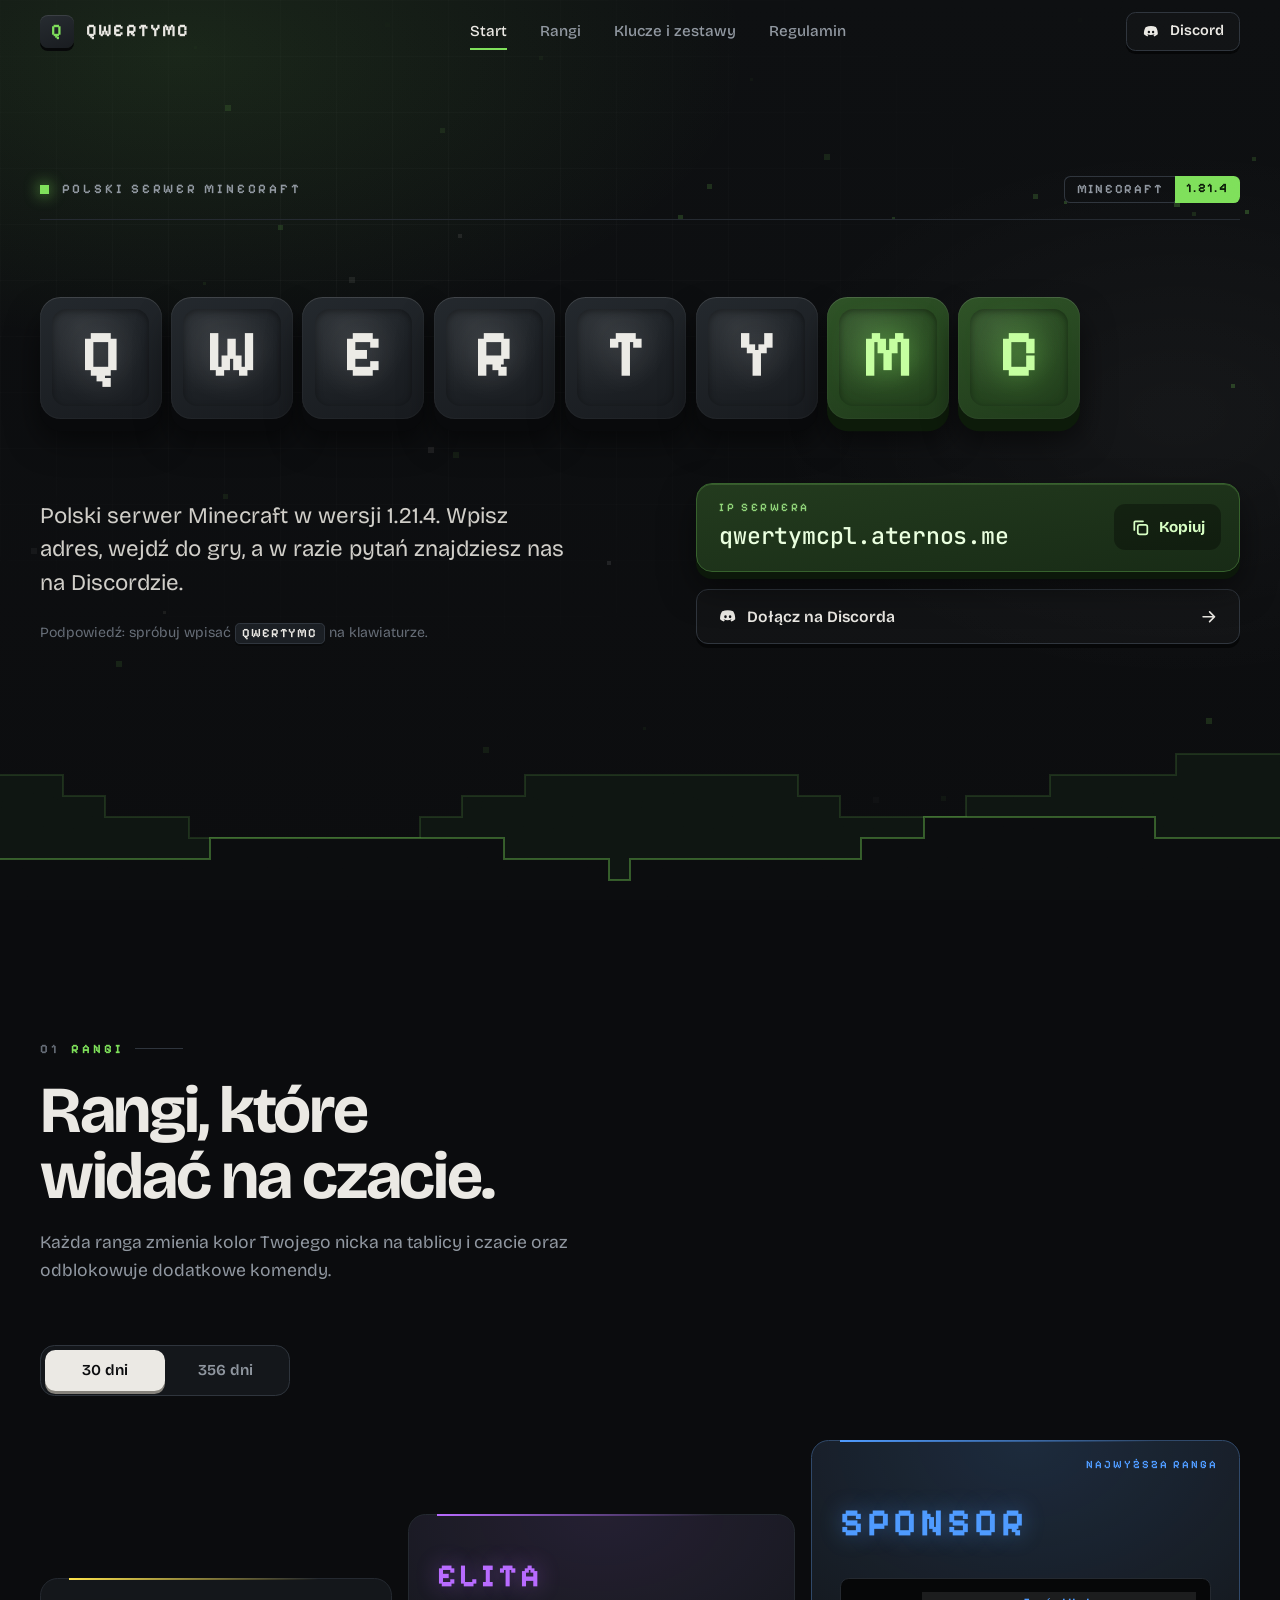
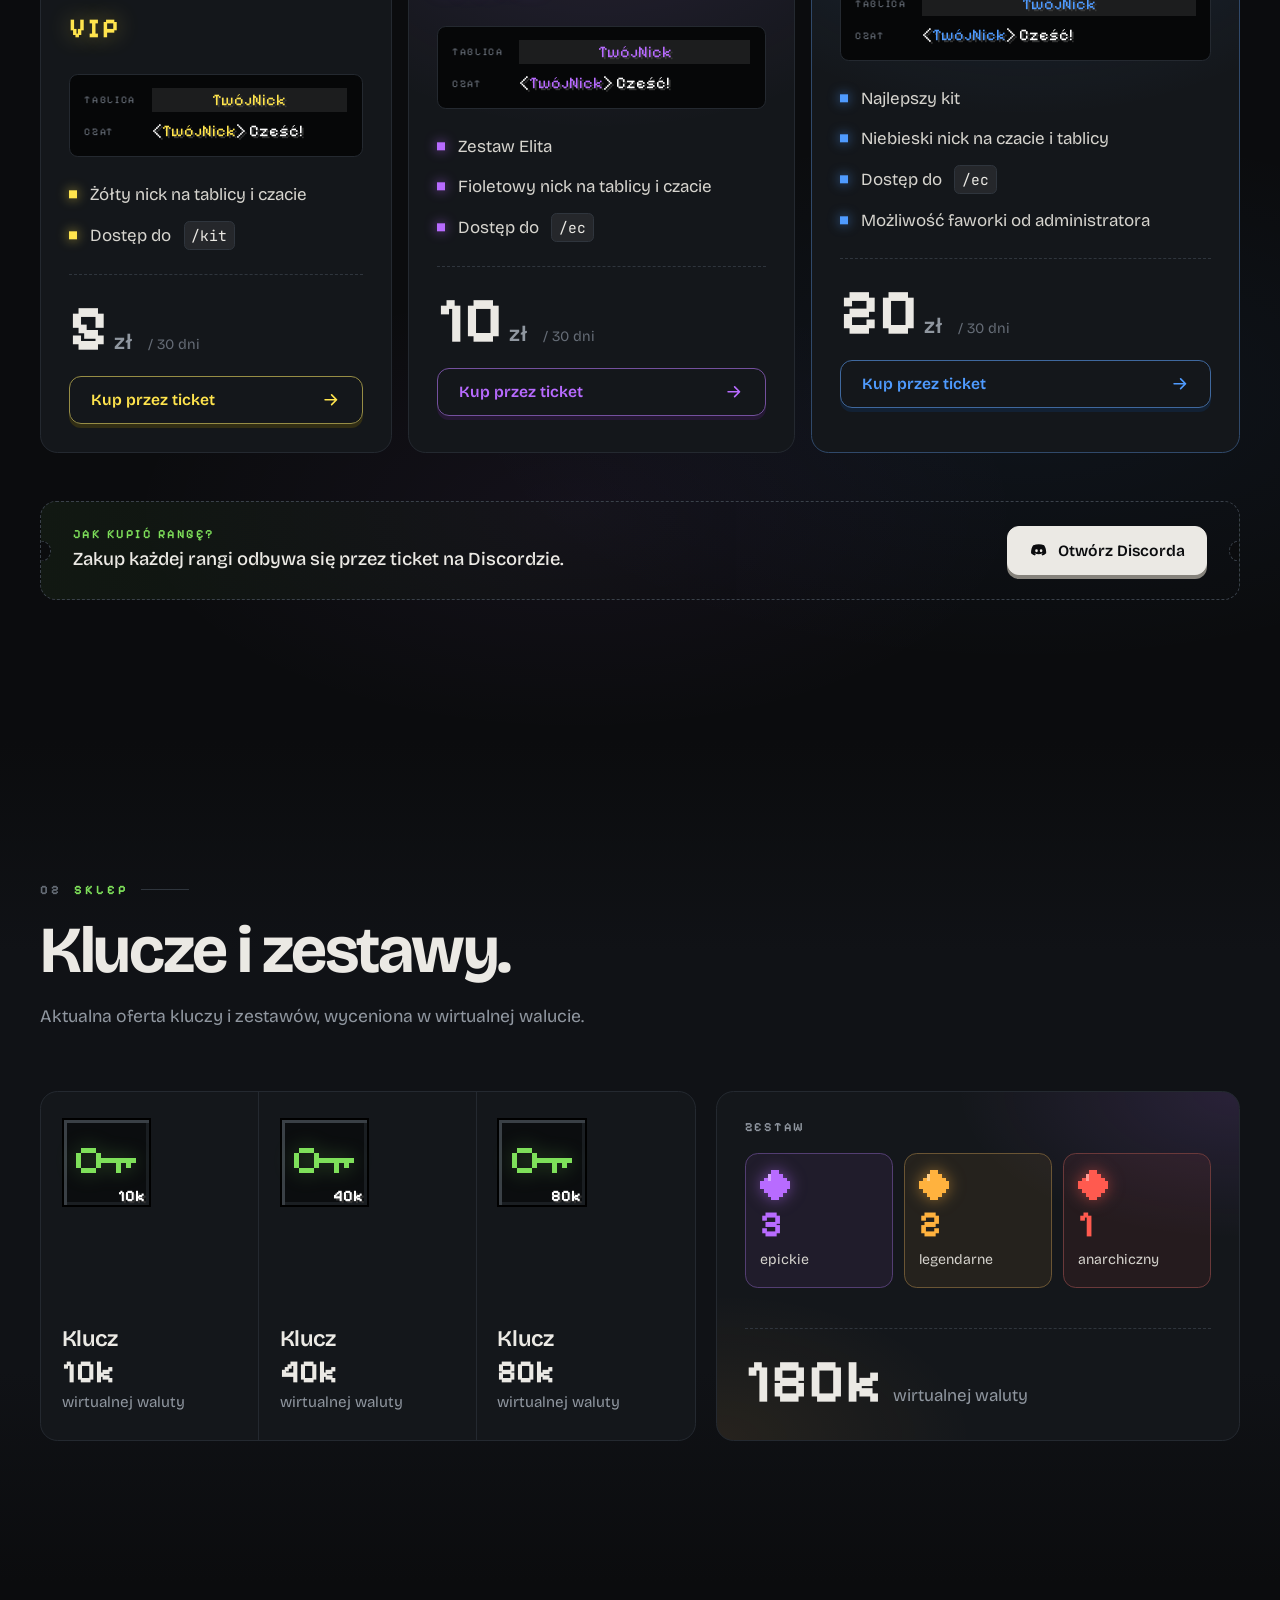
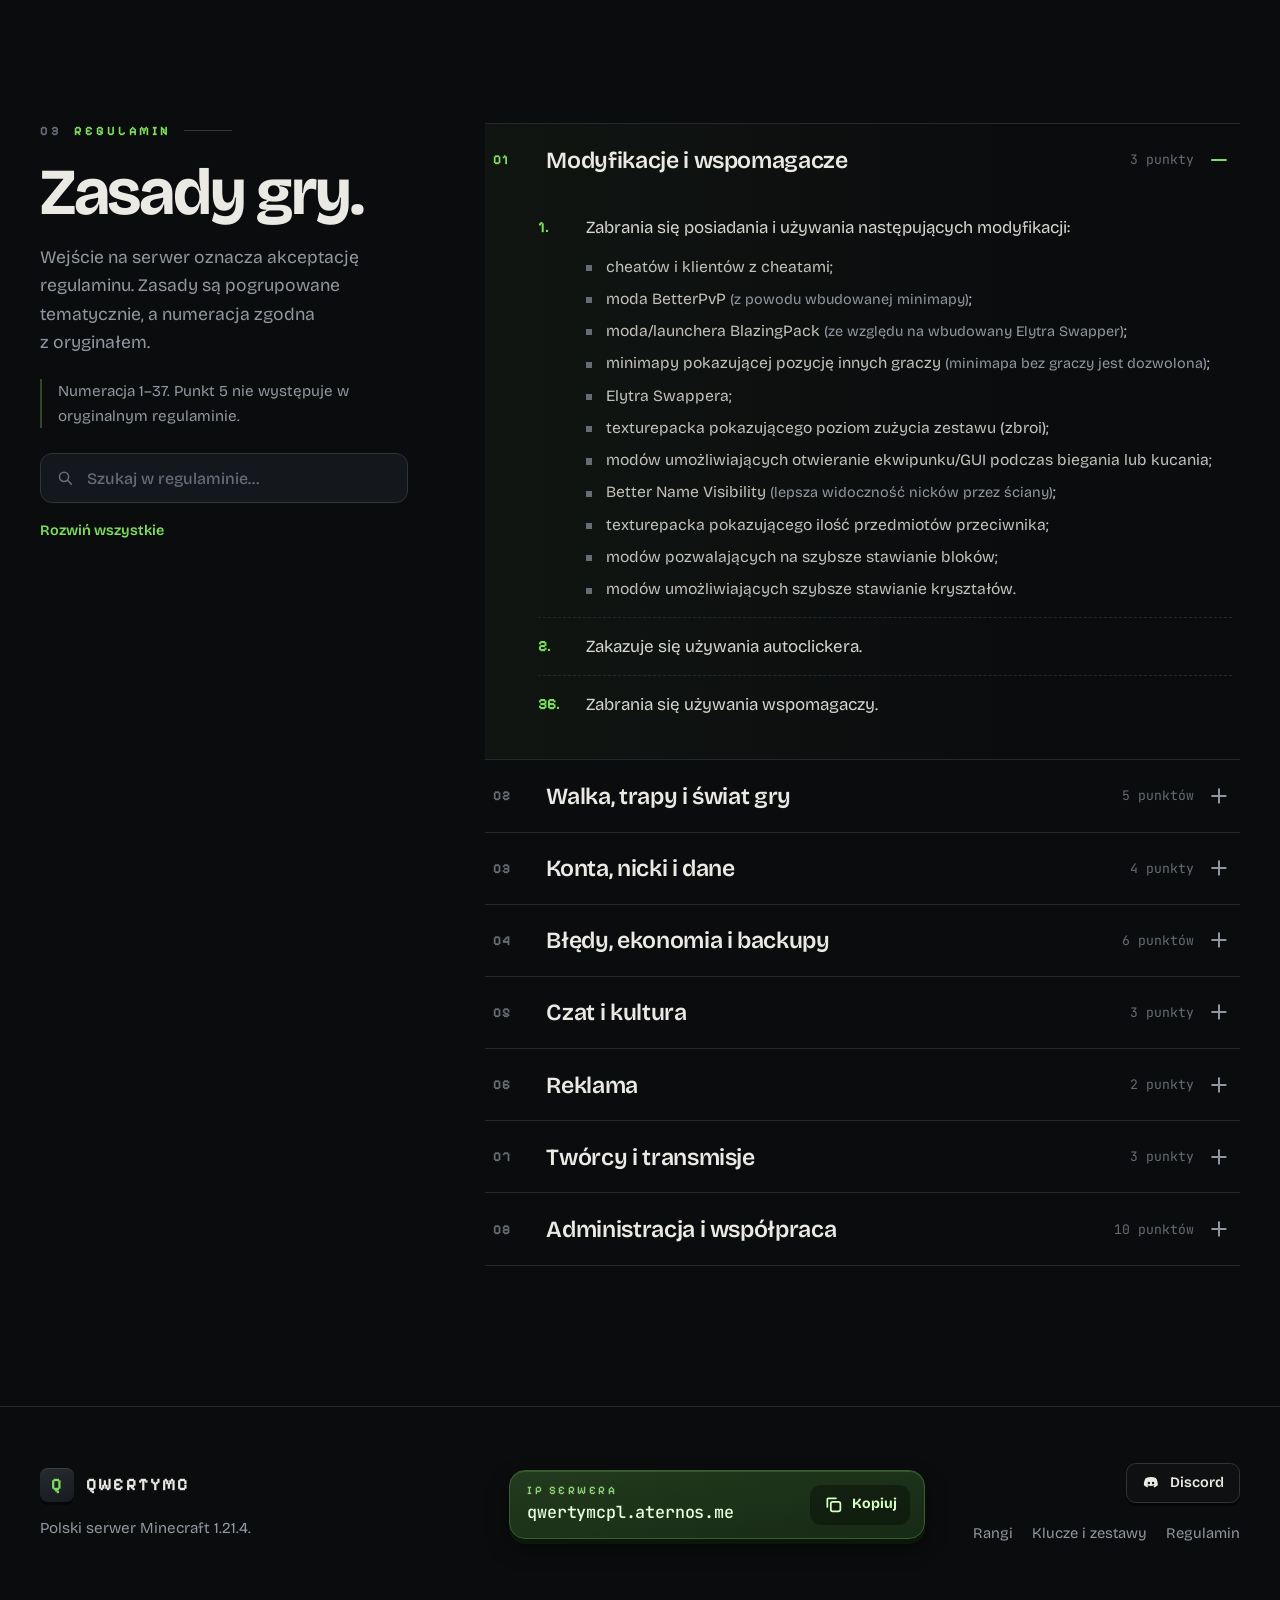
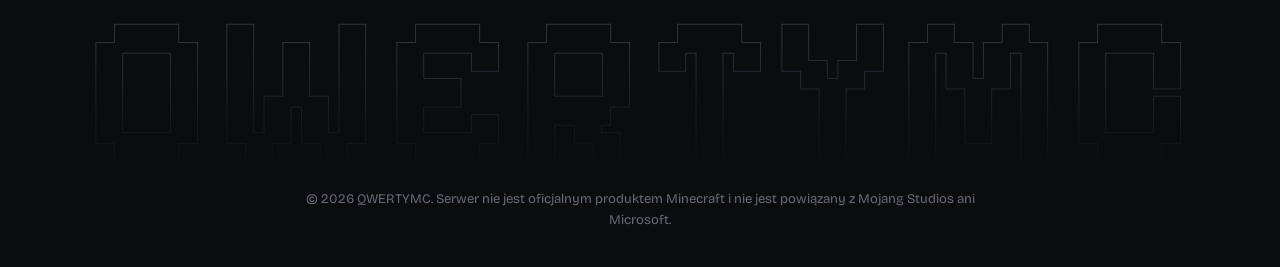
<file: index.html>
<!doctype html>
<html lang="pl">
<head>
  <meta charset="utf-8">
  <meta name="viewport" content="width=device-width, initial-scale=1">
  <title>QWERTYMC — polski serwer Minecraft 1.21.4</title>
  <meta name="description" content="QWERTYMC to polski serwer Minecraft w wersji 1.21.4. IP: qwertymcpl.aternos.me. Sprawdź rangi, klucze, zestawy i regulamin.">
  <meta name="theme-color" content="#0b0c0e">
  <meta property="og:title" content="QWERTYMC — polski serwer Minecraft">
  <meta property="og:description" content="Minecraft 1.21.4 · qwertymcpl.aternos.me · Rangi, klucze, zestawy i regulamin.">
  <meta property="og:type" content="website">
  <meta property="og:locale" content="pl_PL">
  <link rel="icon" href="favicon.svg" type="image/svg+xml">
  <link rel="preconnect" href="https://fonts.googleapis.com">
  <link rel="preconnect" href="https://fonts.gstatic.com" crossorigin>
  <link href="https://fonts.googleapis.com/css2?family=Bricolage+Grotesque:opsz,wght@12..96,400..800&family=JetBrains+Mono:wght@400;500;700&family=Pixelify+Sans:wght@400..700&display=swap" rel="stylesheet">
  <link rel="stylesheet" href="css/style.css">
  <script>document.documentElement.classList.add('js');</script>
</head>
<body>

<!-- Ikony -->
<svg width="0" height="0" style="position:absolute" aria-hidden="true" focusable="false">
  <defs>
    <symbol id="i-discord" viewBox="0 0 24 24">
      <path fill="currentColor" fill-rule="evenodd" d="M5.5 5.3C7.4 4.4 9.6 4 12 4s4.6.4 6.5 1.3c1.8 2.7 2.7 5.8 2.6 9.8-1.6 1.4-3.2 2.2-4.8 2.8l-1-1.8c.5-.2 1-.4 1.5-.7l-.3-.3c-3.2 1.4-6.3 1.4-9.4 0l-.3.3c.5.3 1 .5 1.5.7l-1 1.8c-1.6-.6-3.2-1.4-4.8-2.8-.1-4 .8-7.100 2.600-9.800zM9.200 10.200a1.600 1.800 0 100 3.600 1.600 1.800 0 000-3.600zm5.600 0a1.600 1.800 0 100 3.600 1.600 1.800 0 000-3.600z"/>
    </symbol>
    <symbol id="i-copy" viewBox="0 0 24 24">
      <rect x="9" y="9" width="11" height="11" rx="2.2" fill="none" stroke="currentColor" stroke-width="2"/>
      <path d="M5 15V6.2C5 5.5 5.5 5 6.2 5H15" fill="none" stroke="currentColor" stroke-width="2" stroke-linecap="round"/>
    </symbol>
    <symbol id="i-search" viewBox="0 0 24 24">
      <circle cx="10.500" cy="10.500" r="6" fill="none" stroke="currentColor" stroke-width="2"/>
      <path d="M15 15l5 5" stroke="currentColor" stroke-width="2" stroke-linecap="round"/>
    </symbol>
    <symbol id="i-arrow" viewBox="0 0 24 24">
      <path d="M5 12h13M13 6l6 6-6 6" fill="none" stroke="currentColor" stroke-width="2" stroke-linecap="round" stroke-linejoin="round"/>
    </symbol>
    <symbol id="i-key" viewBox="0 0 12 8">
      <path fill="currentColor" d="M1 1h3v1H1zM0 2h1v3H0zM4 2h1v3H4zM1 5h3v1H1zM5 3h7v1H5zM8 4h1v2H8zM10 4h1v1h-1z"/>
    </symbol>
    <symbol id="i-gem" viewBox="0 0 8 8">
      <path fill="currentColor" d="M3 0h2v1H3zM2 1h4v1H2zM1 2h6v1H1zM0 3h8v2H0zM1 5h6v1H1zM2 6h4v1H2zM3 7h2v1H3z"/>
      <path fill="#fff" opacity=".4" d="M2 1h1v2H2z"/>
    </symbol>
  </defs>
</svg>

<a class="skip" href="#main">Przejdź do treści</a>

<!-- NAWIGACJA -->
<header class="nav" id="nav">
  <div class="wrap nav-inner">
    <a class="brand" href="#start" aria-label="QWERTYMC — na górę strony">
      <span class="brand-key" aria-hidden="true">Q</span>
      <span class="brand-name">QWERTYMC</span>
    </a>
    <nav aria-label="Główna nawigacja">
      <ul class="nav-links" id="nav-links">
        <li><a href="#start" data-spy="start">Start</a></li>
        <li><a href="#rangi" data-spy="rangi">Rangi</a></li>
        <li><a href="#sklep" data-spy="sklep">Klucze i zestawy</a></li>
        <li><a href="#regulamin" data-spy="regulamin">Regulamin</a></li>
      </ul>
    </nav>
    <div class="nav-actions">
      <a class="btn btn--ghost btn--sm" href="https://discord.gg/mRmsYtuV3n" target="_blank" rel="noopener noreferrer">
        <svg aria-hidden="true"><use href="#i-discord"/></svg><span>Discord</span>
      </a>
      <button class="nav-toggle" id="nav-toggle" type="button" aria-expanded="false" aria-controls="nav-links" aria-label="Otwórz menu">
        <span></span><span></span>
      </button>
    </div>
  </div>
  <div class="nav-progress" aria-hidden="true"></div>
</header>

<main id="main">

  <!-- HERO -->
  <section class="hero" id="start">
    <canvas id="px-canvas" aria-hidden="true"></canvas>

    <div class="wrap hero-inner">
      <div class="hero-top">
        <p class="eyebrow">Polski serwer Minecraft</p>
        <p class="version" aria-label="Wersja Minecraft 1.21.4"><span>Minecraft</span><b>1.21.4</b></p>
      </div>

      <div class="stage">
        <h1 class="logo" aria-label="QWERTYMC">
          <span class="key" data-k="q" style="--i:0" aria-hidden="true"><span>Q</span></span>
          <span class="key" data-k="w" style="--i:1" aria-hidden="true"><span>W</span></span>
          <span class="key" data-k="e" style="--i:2" aria-hidden="true"><span>E</span></span>
          <span class="key" data-k="r" style="--i:3" aria-hidden="true"><span>R</span></span>
          <span class="key" data-k="t" style="--i:4" aria-hidden="true"><span>T</span></span>
          <span class="key" data-k="y" style="--i:5" aria-hidden="true"><span>Y</span></span>
          <span class="key key--g" data-k="m" style="--i:6" aria-hidden="true"><span>M</span></span>
          <span class="key key--g" data-k="c" style="--i:7" aria-hidden="true"><span>C</span></span>
        </h1>
      </div>

      <div class="hero-body">
        <div class="hero-copy">
          <p class="lead">Polski serwer Minecraft w wersji 1.21.4. Wpisz adres, wejdź do gry, a w razie pytań znajdziesz nas na Discordzie.</p>
          <p class="hint" aria-hidden="true">Podpowiedź: spróbuj wpisać <kbd>QWERTYMC</kbd> na klawiaturze.</p>
        </div>

        <div class="hero-actions">
          <button class="ip" type="button" data-copy="qwertymcpl.aternos.me" aria-label="Skopiuj adres IP serwera: qwertymcpl.aternos.me">
            <span class="ip-face">
              <span class="ip-text">
                <span class="ip-label">IP serwera</span>
                <span class="ip-addr">qwertymcpl.aternos.me</span>
              </span>
              <span class="ip-action">
                <span class="ip-ico">
                  <svg class="ico-copy" aria-hidden="true"><use href="#i-copy"/></svg>
                  <svg class="ico-check" viewBox="0 0 24 24" aria-hidden="true"><path class="chk" d="M5 12.500l4.500 4.500L19 7.500" fill="none" stroke="currentColor" stroke-width="2.600" stroke-linecap="round" stroke-linejoin="round"/></svg>
                </span>
                <span class="ip-action-text" data-idle="Kopiuj" data-done="Skopiowano">Kopiuj</span>
              </span>
            </span>
          </button>

          <a class="btn btn--ghost btn--wide" href="https://discord.gg/mRmsYtuV3n" target="_blank" rel="noopener noreferrer">
            <svg aria-hidden="true"><use href="#i-discord"/></svg>
            <span>Dołącz na Discorda</span>
            <svg class="btn-arrow" aria-hidden="true"><use href="#i-arrow"/></svg>
          </a>
        </div>
      </div>
    </div>

    <svg class="terrain" aria-hidden="true" preserveAspectRatio="none"></svg>
  </section>

  <!-- RANGI -->
  <section class="section ranks" id="rangi">
    <div class="wrap">
      <header class="sec-head reveal">
        <p class="kicker"><span>01</span>Rangi</p>
        <h2>Rangi, które widać na czacie.</h2>
        <p class="sec-lead">Każda ranga zmienia kolor Twojego nicka na tablicy i czacie oraz odblokowuje dodatkowe komendy.</p>
      </header>

      <div class="period reveal" id="period" data-value="30" role="radiogroup" aria-label="Okres ważności rangi">
        <span class="period-thumb" aria-hidden="true"></span>
        <button type="button" role="radio" aria-checked="true" data-period="30" tabindex="0">30 dni</button>
        <button type="button" role="radio" aria-checked="false" data-period="356" tabindex="-1">356 dni</button>
      </div>

      <div class="tiers">

        <article class="tier tier--vip reveal" style="--d:.05s">
          <h3 class="tier-name">VIP</h3>
          <div class="mc" aria-label="Podgląd nicku rangi VIP">
            <p class="mc-line"><span class="mc-lbl">Tablica</span><span class="mc-tab"><b>TwójNick</b></span></p>
            <p class="mc-line"><span class="mc-lbl">Czat</span><span class="mc-chat">&lt;<b>TwójNick</b>&gt; Cześć!</span></p>
          </div>
          <ul class="perks">
            <li>Żółty nick na tablicy i czacie</li>
            <li>Dostęp do <code>/kit</code></li>
          </ul>
          <div class="tier-buy">
            <p class="price">
              <span class="price-num" data-p30="5" data-p356="10">5</span><span class="price-cur">zł</span><span class="price-per">/ 30 dni</span>
            </p>
            <p class="price-alt nojs">356 dni: 10 zł</p>
            <a class="btn btn--tier" href="https://discord.gg/mRmsYtuV3n" target="_blank" rel="noopener noreferrer"><span>Kup przez ticket</span><svg class="btn-arrow" aria-hidden="true"><use href="#i-arrow"/></svg></a>
          </div>
        </article>

        <article class="tier tier--elita reveal" style="--d:.15s">
          <h3 class="tier-name">ELITA</h3>
          <div class="mc" aria-label="Podgląd nicku rangi ELITA">
            <p class="mc-line"><span class="mc-lbl">Tablica</span><span class="mc-tab"><b>TwójNick</b></span></p>
            <p class="mc-line"><span class="mc-lbl">Czat</span><span class="mc-chat">&lt;<b>TwójNick</b>&gt; Cześć!</span></p>
          </div>
          <ul class="perks">
            <li>Zestaw Elita</li>
            <li>Fioletowy nick na tablicy i czacie</li>
            <li>Dostęp do <code>/ec</code></li>
          </ul>
          <div class="tier-buy">
            <p class="price">
              <span class="price-num" data-p30="10" data-p356="30">10</span><span class="price-cur">zł</span><span class="price-per">/ 30 dni</span>
            </p>
            <p class="price-alt nojs">356 dni: 30 zł</p>
            <a class="btn btn--tier" href="https://discord.gg/mRmsYtuV3n" target="_blank" rel="noopener noreferrer"><span>Kup przez ticket</span><svg class="btn-arrow" aria-hidden="true"><use href="#i-arrow"/></svg></a>
          </div>
        </article>

        <article class="tier tier--sponsor reveal" style="--d:.25s">
          <p class="tier-flag">Najwyższa ranga</p>
          <h3 class="tier-name">SPONSOR</h3>
          <div class="mc" aria-label="Podgląd nicku rangi SPONSOR">
            <p class="mc-line"><span class="mc-lbl">Tablica</span><span class="mc-tab"><b>TwójNick</b></span></p>
            <p class="mc-line"><span class="mc-lbl">Czat</span><span class="mc-chat">&lt;<b>TwójNick</b>&gt; Cześć!</span></p>
          </div>
          <ul class="perks">
            <li>Najlepszy kit</li>
            <li>Niebieski nick na czacie i tablicy</li>
            <li>Dostęp do <code>/ec</code></li>
            <li>Możliwość faworki od administratora</li>
          </ul>
          <div class="tier-buy">
            <p class="price">
              <span class="price-num" data-p30="20" data-p356="50">20</span><span class="price-cur">zł</span><span class="price-per">/ 30 dni</span>
            </p>
            <p class="price-alt nojs">356 dni: 50 zł</p>
            <a class="btn btn--tier" href="https://discord.gg/mRmsYtuV3n" target="_blank" rel="noopener noreferrer"><span>Kup przez ticket</span><svg class="btn-arrow" aria-hidden="true"><use href="#i-arrow"/></svg></a>
          </div>
        </article>

      </div>

      <aside class="ticket reveal">
        <div>
          <p class="ticket-title">Jak kupić rangę?</p>
          <p class="ticket-text">Zakup każdej rangi odbywa się przez ticket na Discordzie.</p>
        </div>
        <a class="btn btn--solid" href="https://discord.gg/mRmsYtuV3n" target="_blank" rel="noopener noreferrer">
          <svg aria-hidden="true"><use href="#i-discord"/></svg><span>Otwórz Discorda</span>
        </a>
      </aside>
    </div>
  </section>

  <!-- KLUCZE I ZESTAWY -->
  <section class="section shop" id="sklep">
    <div class="wrap">
      <header class="sec-head reveal">
        <p class="kicker"><span>02</span>Sklep</p>
        <h2>Klucze i zestawy.</h2>
        <p class="sec-lead">Aktualna oferta kluczy i zestawów, wyceniona w wirtualnej walucie.</p>
      </header>

      <div class="shop-grid">
        <div class="hotbar reveal" role="list" aria-label="Klucze">
          <article class="slot" role="listitem">
            <div class="slot-icon"><svg aria-hidden="true" shape-rendering="crispEdges"><use href="#i-key"/></svg><span class="slot-count">10k</span></div>
            <div class="slot-info">
              <h3>Klucz</h3>
              <p class="slot-price"><strong>10k</strong> wirtualnej waluty</p>
            </div>
          </article>
          <article class="slot" role="listitem">
            <div class="slot-icon"><svg aria-hidden="true" shape-rendering="crispEdges"><use href="#i-key"/></svg><span class="slot-count">40k</span></div>
            <div class="slot-info">
              <h3>Klucz</h3>
              <p class="slot-price"><strong>40k</strong> wirtualnej waluty</p>
            </div>
          </article>
          <article class="slot" role="listitem">
            <div class="slot-icon"><svg aria-hidden="true" shape-rendering="crispEdges"><use href="#i-key"/></svg><span class="slot-count">80k</span></div>
            <div class="slot-info">
              <h3>Klucz</h3>
              <p class="slot-price"><strong>80k</strong> wirtualnej waluty</p>
            </div>
          </article>
        </div>

        <article class="bundle reveal" style="--d:.12s">
          <div>
            <p class="bundle-tag">Zestaw</p>
            <ul class="rarities">
              <li class="r r--epic"><svg aria-hidden="true" shape-rendering="crispEdges"><use href="#i-gem"/></svg><b>3</b><span>epickie</span></li>
              <li class="r r--legend"><svg aria-hidden="true" shape-rendering="crispEdges"><use href="#i-gem"/></svg><b>2</b><span>legendarne</span></li>
              <li class="r r--anarchic"><svg aria-hidden="true" shape-rendering="crispEdges"><use href="#i-gem"/></svg><b>1</b><span>anarchiczny</span></li>
            </ul>
          </div>
          <p class="bundle-price"><strong>180k</strong><span>wirtualnej waluty</span></p>
        </article>
      </div>
    </div>
  </section>

  <!-- REGULAMIN -->
  <section class="section rules" id="regulamin">
    <div class="wrap rules-layout">

      <div class="rules-aside reveal">
        <p class="kicker"><span>03</span>Regulamin</p>
        <h2>Zasady gry.</h2>
        <p class="sec-lead">Wejście na serwer oznacza akceptację regulaminu. Zasady są pogrupowane tematycznie, a numeracja zgodna z oryginałem.</p>
        <p class="rules-note">Numeracja 1–37. Punkt 5 nie występuje w oryginalnym regulaminie.</p>

        <div class="search">
          <svg aria-hidden="true"><use href="#i-search"/></svg>
          <input id="rule-search" type="search" placeholder="Szukaj w regulaminie…" aria-label="Szukaj w regulaminie" autocomplete="off" spellcheck="false">
        </div>
        <div class="rules-tools">
          <button class="link-btn" type="button" id="toggle-all">Rozwiń wszystkie</button>
          <span class="rules-summary" id="rules-summary" role="status" aria-live="polite"></span>
        </div>
      </div>

      <div class="rules-list reveal" style="--d:.1s">

        <!-- 01 -->
        <section class="group" id="g-mody">
          <h3 class="group-h">
            <button class="group-head" type="button" aria-expanded="false" aria-controls="p-mody">
              <span class="group-idx">01</span>
              <span class="group-title">Modyfikacje i wspomagacze</span>
              <span class="group-count">3 punkty</span>
              <span class="group-icon" aria-hidden="true"></span>
            </button>
          </h3>
          <div class="group-body" id="p-mody"><div>
            <ol class="rule-list">
              <li class="rule" data-n="1">
                <span class="rule-n">1.</span>
                <div>
                  <p>Zabrania się posiadania i używania następujących modyfikacji:</p>
                  <ul>
                    <li>cheatów i klientów z cheatami;</li>
                    <li>moda BetterPvP <span class="note">(z powodu wbudowanej minimapy)</span>;</li>
                    <li>moda/launchera BlazingPack <span class="note">(ze względu na wbudowany Elytra Swapper)</span>;</li>
                    <li>minimapy pokazującej pozycję innych graczy <span class="note">(minimapa bez graczy jest dozwolona)</span>;</li>
                    <li>Elytra Swappera;</li>
                    <li>texturepacka pokazującego poziom zużycia zestawu (zbroi);</li>
                    <li>modów umożliwiających otwieranie ekwipunku/GUI podczas biegania lub kucania;</li>
                    <li>Better Name Visibility <span class="note">(lepsza widoczność nicków przez ściany)</span>;</li>
                    <li>texturepacka pokazującego ilość przedmiotów przeciwnika;</li>
                    <li>modów pozwalających na szybsze stawianie bloków;</li>
                    <li>modów umożliwiających szybsze stawianie kryształów.</li>
                  </ul>
                </div>
              </li>
              <li class="rule" data-n="2"><span class="rule-n">2.</span><div><p>Zakazuje się używania autoclickera.</p></div></li>
              <li class="rule" data-n="36"><span class="rule-n">36.</span><div><p>Zabrania się używania wspomagaczy.</p></div></li>
            </ol>
          </div></div>
        </section>

        <!-- 02 -->
        <section class="group" id="g-walka">
          <h3 class="group-h">
            <button class="group-head" type="button" aria-expanded="false" aria-controls="p-walka">
              <span class="group-idx">02</span>
              <span class="group-title">Walka, trapy i świat gry</span>
              <span class="group-count">5 punktów</span>
              <span class="group-icon" aria-hidden="true"></span>
            </button>
          </h3>
          <div class="group-body" id="p-walka"><div>
            <ol class="rule-list">
              <li class="rule" data-n="3"><span class="rule-n">3.</span><div><p>Zakazuje się opuszczania gry w przypadku spadania do voida w Endzie.</p></div></li>
              <li class="rule" data-n="4">
                <span class="rule-n">4.</span>
                <div>
                  <p>Zakazuje się tworzenia trapów, z których nie da się uciec. Trap nie może znajdować się na spawnie, pod spawnem ani w pobliżu granic sektora/mapy.</p>
                  <ul>
                    <li>Zakazuje się leżenia, stania, wystawania hitboxem, altowania i używania petów.</li>
                    <li>Zakazuje się budowania trapa w 1x1 w kratce bedrocka.</li>
                    <li>Zakazuje się budowania trapa w portalu do Endu/Netheru.</li>
                    <li>Zakazuje się robienia mechanizmów w trapach.</li>
                  </ul>
                </div>
              </li>
              <li class="rule rule--missing" data-n="5"><span class="rule-n">5.</span><div><p>Brak punktu 5 w oryginalnym regulaminie.</p></div></li>
              <li class="rule" data-n="31"><span class="rule-n">31.</span><div><p>Nie używaj komend podczas walki.</p></div></li>
              <li class="rule" data-n="33"><span class="rule-n">33.</span><div><p>Zabrania się wchodzenia do Netheru i Endu.</p></div></li>
              <li class="rule" data-n="35"><span class="rule-n">35.</span><div><p>Zakazuje się przebywania AFK poza spawnem przez minimum 30 minut.</p></div></li>
            </ol>
          </div></div>
        </section>

        <!-- 03 -->
        <section class="group" id="g-konta">
          <h3 class="group-h">
            <button class="group-head" type="button" aria-expanded="false" aria-controls="p-konta">
              <span class="group-idx">03</span>
              <span class="group-title">Konta, nicki i dane</span>
              <span class="group-count">4 punkty</span>
              <span class="group-icon" aria-hidden="true"></span>
            </button>
          </h3>
          <div class="group-body" id="p-konta"><div>
            <ol class="rule-list">
              <li class="rule" data-n="6"><span class="rule-n">6.</span><div><p>Maksymalna liczba kont na serwerze wynosi dwa.</p></div></li>
              <li class="rule" data-n="8"><span class="rule-n">8.</span><div><p>Zakazuje się udostępniania danych osobowych, wizerunku oraz adresów IP innych użytkowników.</p></div></li>
              <li class="rule" data-n="19"><span class="rule-n">19.</span><div><p>Zakazuje się ustawiania obraźliwych skinów i nicków, w tym o charakterze rasistowskim, nazistowskim itp.</p></div></li>
              <li class="rule" data-n="21"><span class="rule-n">21.</span><div><p>Zakazuje się omijania blokad konta poprzez tworzenie lub granie na innych kontach.</p></div></li>
            </ol>
          </div></div>
        </section>

        <!-- 04 -->
        <section class="group" id="g-gospodarka">
          <h3 class="group-h">
            <button class="group-head" type="button" aria-expanded="false" aria-controls="p-gospodarka">
              <span class="group-idx">04</span>
              <span class="group-title">Błędy, ekonomia i backupy</span>
              <span class="group-count">6 punktów</span>
              <span class="group-icon" aria-hidden="true"></span>
            </button>
          </h3>
          <div class="group-body" id="p-gospodarka"><div>
            <ol class="rule-list">
              <li class="rule" data-n="7"><span class="rule-n">7.</span><div><p>Zakazuje się wykorzystywania oraz zatajania błędów serwera.</p></div></li>
              <li class="rule" data-n="9"><span class="rule-n">9.</span><div><p>Zakazuje się wzbogacania kosztem serwera, w tym sprzedaży lub kupna kont oraz przedmiotów za prawdziwą walutę.</p></div></li>
              <li class="rule" data-n="14">
                <span class="rule-n">14.</span>
                <div>
                  <p>Zakazuje się dodawania na <code>/rynek</code> przedmiotów, które:</p>
                  <ul>
                    <li>wprowadzają graczy w błąd;</li>
                    <li>łamią regulamin swoją nazwą lub opisem;</li>
                    <li>służą do kupna lub sprzedaży przedmiotów;</li>
                    <li>mają zawyżoną cenę;</li>
                    <li>są wykorzystywane do oszustw.</li>
                  </ul>
                </div>
              </li>
              <li class="rule" data-n="29"><span class="rule-n">29.</span><div><p>Kopie zapasowe (backupy) wygasają po 5 dniach od śmierci postaci. Po ich wygaśnięciu, jeśli nie jest to wina administracji, nie ma możliwości ich odzyskania.</p></div></li>
              <li class="rule" data-n="30"><span class="rule-n">30.</span><div><p>Zabrania się kopiowania itemów.</p></div></li>
              <li class="rule" data-n="32"><span class="rule-n">32.</span><div><p>Zakazuje się zdobywania pieniędzy oraz itemów w nielegalny sposób, np. poprzez błędy i luki w kodzie.</p></div></li>
            </ol>
          </div></div>
        </section>

        <!-- 05 -->
        <section class="group" id="g-czat">
          <h3 class="group-h">
            <button class="group-head" type="button" aria-expanded="false" aria-controls="p-czat">
              <span class="group-idx">05</span>
              <span class="group-title">Czat i kultura</span>
              <span class="group-count">3 punkty</span>
              <span class="group-icon" aria-hidden="true"></span>
            </button>
          </h3>
          <div class="group-body" id="p-czat"><div>
            <ol class="rule-list">
              <li class="rule" data-n="17"><span class="rule-n">17.</span><div><p>Zakazuje się wulgarnego zachowania na czacie.</p></div></li>
              <li class="rule" data-n="18"><span class="rule-n">18.</span><div><p>Zakazuje się obrażania innych użytkowników oraz mniejszości narodowych.</p></div></li>
              <li class="rule" data-n="20"><span class="rule-n">20.</span><div><p>Zakazuje się omijania cenzury na czacie.</p></div></li>
            </ol>
          </div></div>
        </section>

        <!-- 06 -->
        <section class="group" id="g-reklama">
          <h3 class="group-h">
            <button class="group-head" type="button" aria-expanded="false" aria-controls="p-reklama">
              <span class="group-idx">06</span>
              <span class="group-title">Reklama</span>
              <span class="group-count">2 punkty</span>
              <span class="group-icon" aria-hidden="true"></span>
            </button>
          </h3>
          <div class="group-body" id="p-reklama"><div>
            <ol class="rule-list">
              <li class="rule" data-n="15"><span class="rule-n">15.</span><div><p>Zakazuje się reklamowania innych serwerów Discord, TeamSpeak 3 lub Minecraft.</p></div></li>
              <li class="rule" data-n="16"><span class="rule-n">16.</span><div><p>Zakazuje się reklamowania treści niezwiązanych z serwerem qwertymcpl.aternos.me.</p></div></li>
            </ol>
          </div></div>
        </section>

        <!-- 07 -->
        <section class="group" id="g-tworcy">
          <h3 class="group-h">
            <button class="group-head" type="button" aria-expanded="false" aria-controls="p-tworcy">
              <span class="group-idx">07</span>
              <span class="group-title">Twórcy i transmisje</span>
              <span class="group-count">3 punkty</span>
              <span class="group-icon" aria-hidden="true"></span>
            </button>
          </h3>
          <div class="group-body" id="p-tworcy"><div>
            <ol class="rule-list">
              <li class="rule" data-n="22"><span class="rule-n">22.</span><div><p>Zakazuje się tworzenia nicków podobnych do nicków twórców i wykorzystywania ich do oszustw.</p></div></li>
              <li class="rule" data-n="23"><span class="rule-n">23.</span><div><p>Zakazuje się oszukiwania graczy w trakcie transmisji na żywo z naszego serwera.</p></div></li>
              <li class="rule" data-n="24"><span class="rule-n">24.</span><div><p>Zabrania się streamsnipingu naszych twórców z serwera.</p></div></li>
            </ol>
          </div></div>
        </section>

        <!-- 08 -->
        <section class="group" id="g-admin">
          <h3 class="group-h">
            <button class="group-head" type="button" aria-expanded="false" aria-controls="p-admin">
              <span class="group-idx">08</span>
              <span class="group-title">Administracja i współpraca</span>
              <span class="group-count">10 punktów</span>
              <span class="group-icon" aria-hidden="true"></span>
            </button>
          </h3>
          <div class="group-body" id="p-admin"><div>
            <ol class="rule-list">
              <li class="rule" data-n="10"><span class="rule-n">10.</span><div><p>Zakazuje się celowego utrudniania rozgrywki administracji oraz innym graczom.</p></div></li>
              <li class="rule" data-n="11"><span class="rule-n">11.</span><div><p>Komenda <code>/helpop</code> służy wyłącznie do zgłaszania istotnych spraw. Nadużywanie tej komendy jest zabronione.</p></div></li>
              <li class="rule" data-n="12"><span class="rule-n">12.</span><div><p>Zakazuje się obrażania serwera oraz prowokowania administracji.</p></div></li>
              <li class="rule" data-n="13"><span class="rule-n">13.</span><div><p>Zakazuje się wprowadzania administracji w błąd.</p></div></li>
              <li class="rule" data-n="25"><span class="rule-n">25.</span><div><p>Zakazuje się współpracy z osobami łamiącymi regulamin.</p></div></li>
              <li class="rule" data-n="26"><span class="rule-n">26.</span><div><p>Zakazuje się bezpodstawnego oczerniania administracji.</p></div></li>
              <li class="rule" data-n="27"><span class="rule-n">27.</span><div><p>Gracz wezwany przez administratora na Discorda zobowiązany jest do współpracy i wykonywania poleceń.</p></div></li>
              <li class="rule" data-n="28"><span class="rule-n">28.</span><div><p>Gracz jest zobowiązany do zgłaszania wszelkich nieprawidłowości związanych z innymi graczami lub serwerem.</p></div></li>
              <li class="rule" data-n="34"><span class="rule-n">34.</span><div><p>Gracz musi słuchać poleceń administratora.</p></div></li>
              <li class="rule" data-n="37"><span class="rule-n">37.</span><div><p>Zabrania się administracji brania itemów z gamemode 1 (właściciel może).</p></div></li>
            </ol>
          </div></div>
        </section>

        <p class="rules-empty" id="rules-empty" hidden>Brak wyników. Spróbuj innego słowa lub numeru punktu.</p>
      </div>
    </div>
  </section>

</main>

<footer class="footer">
  <div class="wrap">
    <div class="footer-grid">
      <div class="footer-brand">
        <a class="brand" href="#start" aria-label="QWERTYMC — na górę strony">
          <span class="brand-key" aria-hidden="true">Q</span>
          <span class="brand-name">QWERTYMC</span>
        </a>
        <p>Polski serwer Minecraft 1.21.4.</p>
      </div>

      <div class="footer-ip">
        <button class="ip ip--sm" type="button" data-copy="qwertymcpl.aternos.me" aria-label="Skopiuj adres IP serwera: qwertymcpl.aternos.me">
          <span class="ip-face">
            <span class="ip-text">
              <span class="ip-label">IP serwera</span>
              <span class="ip-addr">qwertymcpl.aternos.me</span>
            </span>
            <span class="ip-action">
              <span class="ip-ico">
                <svg class="ico-copy" aria-hidden="true"><use href="#i-copy"/></svg>
                <svg class="ico-check" viewBox="0 0 24 24" aria-hidden="true"><path class="chk" d="M5 12.500l4.500 4.500L19 7.500" fill="none" stroke="currentColor" stroke-width="2.600" stroke-linecap="round" stroke-linejoin="round"/></svg>
              </span>
              <span class="ip-action-text" data-idle="Kopiuj" data-done="Skopiowano">Kopiuj</span>
            </span>
          </span>
        </button>
      </div>

      <div class="footer-links">
        <a class="btn btn--ghost btn--sm" href="https://discord.gg/mRmsYtuV3n" target="_blank" rel="noopener noreferrer">
          <svg aria-hidden="true"><use href="#i-discord"/></svg><span>Discord</span>
        </a>
        <ul>
          <li><a href="#rangi">Rangi</a></li>
          <li><a href="#sklep">Klucze i zestawy</a></li>
          <li><a href="#regulamin">Regulamin</a></li>
        </ul>
      </div>
    </div>

    <p class="wordmark" aria-hidden="true">QWERTYMC</p>

    <p class="legal">© <span id="year">2026</span> QWERTYMC. Serwer nie jest oficjalnym produktem Minecraft i nie jest powiązany z Mojang Studios ani Microsoft.</p>
  </div>
</footer>

<div class="toast" id="toast" role="status" aria-live="polite"><i aria-hidden="true"></i><span id="toast-text"></span></div>

<script src="js/main.js" defer></script>
</body>
</html>
</file>
<file: css/style.css>
/* ==========================================================================
   QWERTYMC — styl
   Motyw przewodni: klawisze klawiatury (QWERTY) + blokowy świat Minecrafta.
   Każdy główny element „wciska się” jak klawisz.
   ========================================================================== */

:root {
  --bg: #0b0c0e;
  --bg-2: #101216;
  --surface: #14171b;
  --surface-2: #1a1e23;
  --line: #242930;
  --line-2: #2f353d;
  --text: #ebe9e4;
  --muted: #9097a0;
  --dim: #656c76;

  --accent: #7ee05a;
  --accent-ink: #0b1a07;
  --accent-dim: #2c4a24;

  --vip: #ffe44d;
  --elita: #b86bff;
  --sponsor: #4f9bff;

  --display: "Pixelify Sans", "Silkscreen", ui-monospace, "Courier New", monospace;
  --sans: "Bricolage Grotesque", "Segoe UI", system-ui, -apple-system, sans-serif;
  --mono: "JetBrains Mono", ui-monospace, "SFMono-Regular", Menlo, Consolas, monospace;

  --ease: cubic-bezier(.2, .8, .2, 1);
  --spring: cubic-bezier(.3, 1.5, .5, 1);
  --wrap: min(1200px, 100% - 2.5rem);
}

*, *::before, *::after { box-sizing: border-box; }
[hidden] { display: none !important; }

html {
  scroll-behavior: smooth;
  scroll-padding-top: 5rem;
  -webkit-text-size-adjust: 100%;
}

body {
  margin: 0;
  background: var(--bg);
  color: var(--text);
  font-family: var(--sans);
  font-size: 1.0625rem;
  line-height: 1.6;
  overflow-x: hidden;
  -webkit-font-smoothing: antialiased;
  text-rendering: optimizeLegibility;
}

/* delikatne ziarno nad całością */
body::after {
  content: "";
  position: fixed;
  inset: 0;
  z-index: 100;
  pointer-events: none;
  opacity: .05;
  mix-blend-mode: overlay;
  background-image: url("data:image/svg+xml;utf8,<svg xmlns='http://www.w3.org/2000/svg' width='160' height='160'><filter id='n'><feTurbulence type='fractalNoise' baseFrequency='.8' numOctaves='2' stitchTiles='stitch'/><feColorMatrix values='0 0 0 0 1  0 0 0 0 1  0 0 0 0 1  0 0 0 .55 0'/></filter><rect width='100%' height='100%' filter='url(%23n)'/></svg>");
}

img, svg { display: block; max-width: 100%; }
a { color: inherit; }
h1, h2, h3, p { margin: 0; }
ul, ol { margin: 0; padding: 0; }

::selection { background: var(--accent); color: var(--accent-ink); }

:focus-visible {
  outline: 2px solid var(--accent);
  outline-offset: 3px;
  border-radius: .4rem;
}

.wrap { width: var(--wrap); margin-inline: auto; }

.skip {
  position: fixed;
  left: 1rem;
  top: -4rem;
  z-index: 200;
  padding: .6rem 1rem;
  background: var(--accent);
  color: var(--accent-ink);
  font-weight: 700;
  border-radius: .5rem;
  text-decoration: none;
  transition: top .2s;
}
.skip:focus { top: 1rem; }

code {
  font-family: var(--mono);
  font-size: .86em;
  padding: .12em .45em;
  border-radius: .35rem;
  background: rgba(255, 255, 255, .07);
  border: 1px solid var(--line-2);
  color: var(--text);
}

kbd {
  font-family: var(--display);
  font-weight: 600;
  letter-spacing: .08em;
  padding: .1em .5em .18em;
  border-radius: .3rem;
  background: var(--surface-2);
  border: 1px solid var(--line-2);
  box-shadow: 0 2px 0 #08090a;
  color: var(--text);
  font-size: .9em;
}

/* ==========================================================================
   Przyciski
   ========================================================================== */

.btn {
  --lift: #05060700;
  display: inline-flex;
  align-items: center;
  justify-content: center;
  gap: .6rem;
  padding: .85rem 1.3rem;
  border-radius: .75rem;
  border: 1px solid var(--line-2);
  background: transparent;
  color: var(--text);
  font: 600 .98rem/1 var(--sans);
  text-decoration: none;
  cursor: pointer;
  transition: transform .15s var(--ease), box-shadow .15s var(--ease), background .25s, border-color .25s, color .25s;
}
.btn svg { width: 1.25em; height: 1.25em; flex: none; }
.btn .btn-arrow { transition: transform .3s var(--ease); }
.btn:hover .btn-arrow { transform: translateX(4px); }

.btn--ghost {
  background: rgba(255, 255, 255, .02);
  box-shadow: 0 4px 0 #050607;
}
.btn--ghost:hover { border-color: #4a525c; background: rgba(255, 255, 255, .06); transform: translateY(-2px); box-shadow: 0 6px 0 #050607; }
.btn--ghost:active { transform: translateY(4px); box-shadow: 0 0 0 #050607; }

.btn--solid {
  background: var(--text);
  color: #0b0c0e;
  border-color: var(--text);
  box-shadow: 0 4px 0 #86837c;
}
.btn--solid:hover { transform: translateY(-2px); box-shadow: 0 6px 0 #86837c; }
.btn--solid:active { transform: translateY(4px); box-shadow: 0 0 0 #86837c; }

.btn--sm { padding: .6rem .95rem; font-size: .9rem; border-radius: .6rem; box-shadow: 0 3px 0 #050607; }
.btn--wide { width: 100%; justify-content: flex-start; padding: 1.05rem 1.3rem; }
.btn--wide .btn-arrow { margin-left: auto; }

/* ==========================================================================
   Nawigacja
   ========================================================================== */

.nav {
  position: fixed;
  inset: 0 0 auto 0;
  z-index: 50;
  height: 4rem;
  border-bottom: 1px solid transparent;
  transition: background .3s, border-color .3s, backdrop-filter .3s;
}
.nav.is-scrolled {
  background: rgba(11, 12, 14, .76);
  border-color: var(--line);
  -webkit-backdrop-filter: blur(14px) saturate(1.2);
  backdrop-filter: blur(14px) saturate(1.2);
}
.nav-inner { display: flex; align-items: center; justify-content: space-between; height: 100%; gap: 1rem; }

.nav-progress {
  position: absolute;
  left: 0; right: 0; bottom: -1px;
  height: 2px;
  background: var(--accent);
  transform-origin: left;
  transform: scaleX(var(--p, 0));
  opacity: .8;
}

.brand {
  display: inline-flex;
  align-items: center;
  gap: .75rem;
  text-decoration: none;
  color: var(--text);
  font-family: var(--display);
  font-weight: 700;
  letter-spacing: .08em;
  font-size: 1.1rem;
}
.brand-key {
  width: 2.1rem; height: 2.1rem;
  display: grid; place-items: center;
  border-radius: .5rem;
  background: linear-gradient(160deg, #262b30, #181b1f);
  color: var(--accent);
  font-size: 1.1rem;
  box-shadow: 0 3px 0 #060708, inset 0 1px 0 rgba(255, 255, 255, .1);
  transition: transform .15s var(--ease), box-shadow .15s var(--ease);
}
.brand:hover .brand-key { transform: translateY(3px); box-shadow: 0 0 0 #060708, inset 0 1px 0 rgba(255, 255, 255, .1); }

.nav-links { display: flex; gap: .15rem; list-style: none; }
.nav-links a {
  position: relative;
  display: block;
  padding: .55rem .95rem;
  color: var(--muted);
  font-size: .95rem;
  font-weight: 500;
  text-decoration: none;
  transition: color .2s;
}
.nav-links a::after {
  content: "";
  position: absolute;
  left: .95rem; right: .95rem; bottom: .15rem;
  height: 2px;
  background: var(--accent);
  transform: scaleX(0);
  transform-origin: left;
  transition: transform .35s var(--ease);
}
.nav-links a:hover, .nav-links a.is-active { color: var(--text); }
.nav-links a:hover::after, .nav-links a.is-active::after { transform: scaleX(1); }

.nav-actions { display: flex; align-items: center; gap: .75rem; }
.nav-toggle { display: none; }

/* ==========================================================================
   Hero
   ========================================================================== */

.hero {
  position: relative;
  min-height: 100svh;
  display: flex;
  align-items: center;
  padding: 7rem 0 12rem;
  overflow: hidden;
  isolation: isolate;
}
.hero::before {
  content: "";
  position: absolute;
  inset: 0;
  z-index: -2;
  background:
    radial-gradient(55rem 28rem at 14% 6%, rgba(126, 224, 90, .11), transparent 65%),
    radial-gradient(40rem 26rem at 92% 46%, rgba(255, 255, 255, .035), transparent 65%),
    linear-gradient(180deg, #0d0f11, var(--bg));
}
.hero::after { /* siatka bloków */
  content: "";
  position: absolute;
  inset: 0;
  z-index: -2;
  background-image:
    linear-gradient(rgba(255, 255, 255, .028) 1px, transparent 1px),
    linear-gradient(90deg, rgba(255, 255, 255, .028) 1px, transparent 1px);
  background-size: 56px 56px;
  -webkit-mask-image: radial-gradient(ellipse 80% 70% at 30% 30%, #000, transparent 75%);
  mask-image: radial-gradient(ellipse 80% 70% at 30% 30%, #000, transparent 75%);
}
#px-canvas {
  position: absolute;
  inset: 0;
  z-index: -1;
  width: 100%;
  height: 100%;
  -webkit-mask-image: linear-gradient(to top, transparent 0, #000 30%, #000 75%, transparent);
  mask-image: linear-gradient(to top, transparent 0, #000 30%, #000 75%, transparent);
}
.terrain {
  position: absolute;
  left: 0; right: 0; bottom: -1px;
  width: 100%;
  height: 11rem;
  z-index: 0;
  pointer-events: none;
}

.hero-inner { position: relative; z-index: 1; }

.hero-top {
  display: flex;
  align-items: center;
  justify-content: space-between;
  gap: 1rem;
  padding-bottom: 1rem;
  border-bottom: 1px solid var(--line);
}
.eyebrow {
  display: flex; align-items: center; gap: .8rem;
  font: 600 .82rem var(--display);
  letter-spacing: .22em;
  text-transform: uppercase;
  color: var(--muted);
}
.eyebrow::before {
  content: "";
  width: .55rem; height: .55rem;
  background: var(--accent);
  box-shadow: 0 0 .9rem var(--accent);
  animation: blink 2.4s steps(2, jump-none) infinite;
}
@keyframes blink { 50% { opacity: .35; } }

.version {
  display: inline-flex; align-items: stretch;
  font: 600 .8rem var(--display);
  letter-spacing: .14em;
  text-transform: uppercase;
}
.version span { padding: .3rem .7rem; color: var(--muted); border: 1px solid var(--line-2); border-right: 0; border-radius: .4rem 0 0 .4rem; }
.version b { padding: .3rem .7rem; background: var(--accent); color: var(--accent-ink); border-radius: 0 .4rem .4rem 0; font-weight: 700; }

/* --- logo z klawiszy --- */
.stage {
  perspective: 1100px;
  margin: clamp(2.5rem, 6vw, 5.5rem) 0 clamp(2.75rem, 5vw, 4.5rem);
}
.logo {
  --gap: clamp(.25rem, 1vw, .6rem);
  --size: min(7.6rem, calc((100vw - 2.5rem - 7 * var(--gap)) / 8));
  display: flex;
  gap: var(--gap);
  width: max-content;
  max-width: 100%;
  transform: rotateX(var(--rx, 0deg)) rotateY(var(--ry, 0deg));
  transform-style: preserve-3d;
  will-change: transform;
}

.key {
  --top-a: #23282d;
  --top-b: #171a1e;
  --side: #08090b;
  --legend: #ecebe6;
  --glow: rgba(255, 255, 255, .22);
  position: relative;
  display: grid;
  place-items: center;
  width: var(--size);
  height: var(--size);
  border-radius: calc(var(--size) * .17);
  background: linear-gradient(160deg, var(--top-a), var(--top-b));
  box-shadow:
    0 calc(var(--size) * .1) 0 var(--side),
    0 calc(var(--size) * .17) calc(var(--size) * .26) rgba(0, 0, 0, .6),
    inset 0 1px 0 rgba(255, 255, 255, .1),
    inset 0 0 0 1px rgba(255, 255, 255, .03);
  font-family: var(--display);
  font-weight: 700;
  font-size: calc(var(--size) * .54);
  line-height: 1;
  color: var(--legend);
  text-shadow: 0 0 calc(var(--size) * .28) var(--glow);
  cursor: pointer;
  user-select: none;
  -webkit-user-select: none;
  touch-action: manipulation;
  transition: transform .12s var(--ease), box-shadow .12s var(--ease);
}
.key::before { /* wklęsła powierzchnia klawisza */
  content: "";
  position: absolute;
  inset: calc(var(--size) * .1);
  border-radius: calc(var(--size) * .12);
  background: radial-gradient(120% 120% at 28% 18%, rgba(255, 255, 255, .07), transparent 60%);
  box-shadow: inset 0 2px 7px rgba(0, 0, 0, .4);
  pointer-events: none;
}
.key > span { position: relative; transform: translateY(-.04em); }

.key--g {
  --top-a: #2e5226;
  --top-b: #1f3a1a;
  --side: #0c1a09;
  --legend: #c4ff9f;
  --glow: rgba(126, 224, 90, .75);
}

.key:hover,
.key.is-down {
  transform: translateY(calc(var(--size) * .075));
  box-shadow:
    0 calc(var(--size) * .025) 0 var(--side),
    0 calc(var(--size) * .08) calc(var(--size) * .14) rgba(0, 0, 0, .6),
    inset 0 1px 0 rgba(255, 255, 255, .08),
    inset 0 0 0 1px rgba(255, 255, 255, .03);
}
.key.is-down { text-shadow: 0 0 calc(var(--size) * .4) var(--glow); }

.js .key { animation: drop .75s var(--spring) backwards; animation-delay: calc(var(--i) * 75ms + 200ms); }
@keyframes drop {
  from { opacity: 0; transform: translateY(-1.6em) scale(1.06); }
  60% { opacity: 1; }
}
.key.is-wave { animation: wave .6s var(--spring) both; animation-delay: calc(var(--i) * 60ms); }
@keyframes wave {
  0% { transform: none; }
  35% { transform: translateY(calc(var(--size) * -.22)); }
  70% { transform: translateY(calc(var(--size) * .075)); }
  100% { transform: none; }
}

.hero-body {
  display: grid;
  grid-template-columns: minmax(0, 1fr) minmax(0, 34rem);
  gap: clamp(2rem, 6vw, 6rem);
  align-items: end;
}
.lead {
  max-width: 33rem;
  font-size: clamp(1.15rem, 2vw, 1.4rem);
  line-height: 1.5;
  color: #d0cec8;
  text-wrap: pretty;
}
.hint { margin-top: 1.4rem; color: var(--dim); font-size: .88rem; }
@media (hover: none) { .hint { display: none; } }

.hero-actions { display: grid; gap: 1.1rem; }

/* --- pasek IP (klawisz spacji) --- */
.ip {
  position: relative;
  display: block;
  width: 100%;
  padding: 0;
  border: 0;
  background: none;
  color: inherit;
  font: inherit;
  text-align: left;
  cursor: pointer;
  -webkit-tap-highlight-color: transparent;
}
.ip-face {
  position: relative;
  display: flex;
  align-items: center;
  justify-content: space-between;
  gap: 1rem;
  padding: 1.05rem 1.1rem 1.05rem 1.4rem;
  border-radius: 1rem;
  border: 1px solid #36602c;
  background: linear-gradient(170deg, #223a1d, #172a15);
  box-shadow:
    0 7px 0 #0b1709,
    0 16px 34px rgba(0, 0, 0, .5),
    inset 0 1px 0 rgba(170, 255, 130, .16);
  transition: transform .14s var(--ease), box-shadow .14s var(--ease), background .3s, border-color .3s;
}
.ip:hover .ip-face {
  transform: translateY(3px);
  box-shadow: 0 4px 0 #0b1709, 0 10px 24px rgba(0, 0, 0, .5), inset 0 1px 0 rgba(170, 255, 130, .2);
  border-color: #4a8a3b;
}
.ip:active .ip-face { transform: translateY(7px); box-shadow: 0 0 0 #0b1709, 0 4px 12px rgba(0, 0, 0, .5), inset 0 1px 0 rgba(170, 255, 130, .2); }
.ip:focus-visible { outline: 0; }
.ip:focus-visible .ip-face { outline: 2px solid var(--accent); outline-offset: 4px; }

.ip-text { display: grid; gap: .15rem; min-width: 0; }
.ip-label { font: 600 .72rem var(--display); letter-spacing: .22em; text-transform: uppercase; color: #8fd478; }
.ip-addr {
  font-family: var(--mono);
  font-weight: 500;
  font-size: clamp(1rem, 3.6vw, 1.45rem);
  color: #eaffdf;
  overflow-wrap: anywhere;
  letter-spacing: -.01em;
}

.ip-action {
  flex: none;
  display: inline-flex;
  align-items: center;
  gap: .55rem;
  padding: .7rem 1rem;
  border-radius: .7rem;
  background: rgba(0, 0, 0, .35);
  color: #d7ffc3;
  font-weight: 700;
  font-size: .95rem;
  transition: background .3s, color .3s, transform .3s var(--spring);
}
.ip-ico { position: relative; width: 1.3rem; height: 1.3rem; }
.ip-ico svg { position: absolute; inset: 0; width: 100%; height: 100%; transition: transform .35s var(--spring), opacity .2s; }
.ico-check { opacity: 0; transform: scale(.4) rotate(-20deg); }
.chk { stroke-dasharray: 24; stroke-dashoffset: 24; }

.ip.is-copied .ip-face { background: linear-gradient(170deg, #2d5224, #1d3819); border-color: var(--accent); }
.ip.is-copied .ip-action { background: var(--accent); color: var(--accent-ink); transform: scale(1.04); }
.ip.is-copied .ico-copy { opacity: 0; transform: scale(.4) rotate(20deg); }
.ip.is-copied .ico-check { opacity: 1; transform: none; }
.ip.is-copied .chk { animation: draw .45s .08s var(--ease) forwards; }
@keyframes draw { to { stroke-dashoffset: 0; } }

.px-burst {
  position: absolute;
  right: 3rem;
  top: 50%;
  width: 6px; height: 6px;
  background: var(--accent);
  pointer-events: none;
  z-index: 3;
  animation: burst .8s var(--ease) forwards;
}
@keyframes burst {
  from { transform: translate(0, 0) rotate(0); opacity: 1; }
  to { transform: translate(var(--dx), var(--dy)) rotate(var(--rot)); opacity: 0; }
}

.ip--sm .ip-face { padding: .75rem .85rem .75rem 1.1rem; box-shadow: 0 5px 0 #0b1709, 0 10px 22px rgba(0, 0, 0, .45), inset 0 1px 0 rgba(170, 255, 130, .16); }
.ip--sm .ip-addr { font-size: 1.05rem; }
.ip--sm .ip-action { padding: .55rem .8rem; font-size: .88rem; }

/* ==========================================================================
   Sekcje — wspólne
   ========================================================================== */

.section { position: relative; padding: clamp(5rem, 11vw, 9.5rem) 0; }

.sec-head { max-width: 42rem; margin-bottom: clamp(2.25rem, 5vw, 3.75rem); }
.kicker {
  display: flex; align-items: center; gap: .8rem;
  margin-bottom: 1.3rem;
  font: 700 .8rem var(--display);
  letter-spacing: .22em;
  text-transform: uppercase;
  color: var(--accent);
}
.kicker span { color: var(--dim); }
.kicker::after { content: ""; width: 3rem; height: 1px; background: var(--line-2); }

h2 {
  font-family: var(--sans);
  font-weight: 700;
  font-size: clamp(2.3rem, 5.6vw, 4.1rem);
  line-height: 1.02;
  letter-spacing: -.035em;
  text-wrap: balance;
}
.sec-lead { margin-top: 1.1rem; color: var(--muted); font-size: 1.1rem; max-width: 34rem; text-wrap: pretty; }

/* wejście sekcji */
.js .reveal {
  opacity: 0;
  transform: translateY(26px);
  transition: opacity .8s var(--ease), transform .8s var(--ease);
  transition-delay: var(--d, 0s);
}
.js .reveal.is-in { opacity: 1; transform: none; }

/* ==========================================================================
   Rangi
   ========================================================================== */

.ranks::before { /* poświata pod schodkami */
  content: "";
  position: absolute;
  inset: 20% 0 0;
  z-index: -1;
  background: radial-gradient(50rem 24rem at 80% 70%, rgba(79, 155, 255, .06), transparent 70%),
              radial-gradient(40rem 20rem at 45% 80%, rgba(184, 107, 255, .05), transparent 70%);
}

.period {
  position: relative;
  display: inline-grid;
  grid-template-columns: 1fr 1fr;
  padding: .25rem;
  margin-bottom: 2.75rem;
  border: 1px solid var(--line-2);
  border-radius: .9rem;
  background: var(--surface);
}
.period button {
  position: relative;
  z-index: 1;
  min-width: 7.5rem;
  padding: .7rem 1.2rem;
  border: 0;
  border-radius: .65rem;
  background: none;
  color: var(--muted);
  font: 600 .95rem var(--sans);
  cursor: pointer;
  transition: color .25s;
}
.period button:hover { color: var(--text); }
.period button[aria-checked="true"] { color: #0b0c0e; }
.period-thumb {
  position: absolute;
  top: .25rem; bottom: .25rem; left: .25rem;
  width: calc(50% - .25rem);
  border-radius: .65rem;
  background: var(--text);
  box-shadow: 0 3px 0 #86837c;
  transition: transform .4s var(--spring);
}
.period[data-value="356"] .period-thumb { transform: translateX(100%); }

.tiers {
  display: grid;
  grid-template-columns: 1fr 1.1fr 1.22fr;
  gap: 1rem;
  align-items: end; /* schodki: najwyższa ranga najwyższa */
}

.tier {
  --c: var(--vip);
  position: relative;
  display: flex;
  flex-direction: column;
  gap: 1.5rem;
  padding: 1.75rem;
  border: 1px solid var(--line);
  border-radius: 1.1rem;
  background: var(--surface);
  transition: transform .4s var(--ease), border-color .3s, box-shadow .4s;
}
.tier::before {
  content: "";
  position: absolute;
  left: 1.75rem; right: 1.75rem; top: -1px;
  height: 2px;
  background: linear-gradient(90deg, var(--c), transparent 85%);
}
.tier:hover {
  transform: translateY(-8px);
  border-color: color-mix(in srgb, var(--c) 45%, var(--line));
  box-shadow: 0 24px 50px -24px color-mix(in srgb, var(--c) 35%, transparent);
}
.tier--elita {
  --c: var(--elita);
  padding-block: 2.25rem;
  background: radial-gradient(90% 40% at 50% 0%, color-mix(in srgb, var(--c) 10%, transparent), transparent), var(--surface);
}
.tier--sponsor {
  --c: var(--sponsor);
  padding-block: 2.75rem;
  background: radial-gradient(90% 45% at 50% 0%, color-mix(in srgb, var(--c) 15%, transparent), transparent), var(--surface);
  border-color: color-mix(in srgb, var(--c) 28%, var(--line));
}
.tier-flag {
  position: absolute;
  top: 1.1rem; right: 1.3rem;
  font: 600 .7rem var(--display);
  letter-spacing: .18em;
  text-transform: uppercase;
  color: var(--c);
}

.tier-name {
  font-family: var(--display);
  font-weight: 700;
  font-size: 1.7rem;
  letter-spacing: .1em;
  color: var(--c);
  text-shadow: 0 0 1.4rem color-mix(in srgb, var(--c) 45%, transparent);
}
.tier--elita .tier-name { font-size: 2rem; }
.tier--sponsor .tier-name { font-size: 2.4rem; margin-top: .5rem; }

/* podgląd nicku w stylu Minecrafta */
.mc {
  display: grid;
  gap: .5rem;
  padding: .8rem .9rem;
  border-radius: .55rem;
  background: #060708;
  border: 1px solid var(--line);
  font-family: var(--display);
  font-size: 1.02rem;
  line-height: 1.4;
}
.mc-line { display: grid; grid-template-columns: 3.6rem 1fr; align-items: center; gap: .6rem; }
.mc-lbl { font-size: .64rem; letter-spacing: .16em; text-transform: uppercase; color: var(--dim); }
.mc-tab { text-align: center; background: rgba(255, 255, 255, .09); padding: .05rem .5rem; }
.mc b, .mc-chat { text-shadow: 2px 2px 0 rgba(60, 60, 60, .85); font-weight: 400; }
.mc b { color: var(--c); }
.mc-chat { color: #fff; }

.perks { list-style: none; display: grid; gap: .8rem; }
.perks li { display: flex; gap: .8rem; align-items: baseline; color: #d6d4ce; }
.perks li::before {
  content: "";
  flex: none;
  width: .5rem; height: .5rem;
  transform: translateY(-.1em);
  background: var(--c);
  box-shadow: 0 0 .7rem color-mix(in srgb, var(--c) 70%, transparent);
}

.tier-buy { margin-top: auto; display: grid; gap: .9rem; padding-top: 1.4rem; border-top: 1px dashed var(--line-2); }
.price { display: flex; align-items: baseline; gap: .4rem; flex-wrap: wrap; }
.price-num {
  font: 700 clamp(3.1rem, 5vw, 4.4rem)/1 var(--display);
  font-variant-numeric: tabular-nums;
  color: var(--text);
  display: inline-block;
}
.price-num.bump { animation: bump .45s var(--spring); }
@keyframes bump { 40% { transform: translateY(-.08em) scale(1.06); } }
.price-cur { font: 600 1.35rem var(--sans); color: var(--muted); }
.price-per { margin-left: .5rem; color: var(--dim); font-size: .9rem; }
.price-alt { color: var(--muted); font-size: .92rem; }
.js .nojs { display: none; }

.btn--tier {
  justify-content: space-between;
  border-color: color-mix(in srgb, var(--c) 50%, var(--line-2));
  color: var(--c);
  box-shadow: 0 4px 0 color-mix(in srgb, var(--c) 18%, #050607);
}
.btn--tier:hover {
  background: var(--c);
  color: #0b0c0e;
  border-color: var(--c);
  transform: translateY(-2px);
  box-shadow: 0 6px 0 color-mix(in srgb, var(--c) 40%, #050607);
}
.btn--tier:active { transform: translateY(4px); box-shadow: 0 0 0 transparent; }

.ticket {
  position: relative;
  display: flex;
  flex-wrap: wrap;
  align-items: center;
  justify-content: space-between;
  gap: 1.25rem 2rem;
  margin-top: 3rem;
  padding: 1.5rem 2rem;
  border: 1px dashed #3a414a;
  border-radius: 1rem;
  background: linear-gradient(90deg, rgba(126, 224, 90, .06), transparent 60%);
}
.ticket::before, .ticket::after {
  content: "";
  position: absolute;
  top: 50%;
  width: 1.3rem; height: 1.3rem;
  translate: 0 -50%;
  border-radius: 50%;
  background: var(--bg);
  border: 1px dashed #3a414a;
}
.ticket::before { left: -.65rem; clip-path: inset(0 0 0 50%); }
.ticket::after { right: -.65rem; clip-path: inset(0 50% 0 0); }
.ticket-title { font: 600 .78rem var(--display); letter-spacing: .2em; text-transform: uppercase; color: var(--accent); margin-bottom: .3rem; }
.ticket-text { font-size: 1.15rem; font-weight: 500; }

/* ==========================================================================
   Klucze i zestawy
   ========================================================================== */

.shop { background: linear-gradient(180deg, transparent, var(--bg-2) 25%, var(--bg-2) 75%, transparent); }

.shop-grid {
  display: grid;
  grid-template-columns: minmax(0, 5fr) minmax(0, 4fr);
  gap: 1.25rem;
  align-items: stretch;
}

.hotbar {
  display: grid;
  grid-template-columns: repeat(3, 1fr);
  border: 1px solid var(--line);
  border-radius: 1.1rem;
  background: var(--surface);
  overflow: hidden;
}
.slot {
  display: flex;
  flex-direction: column;
  justify-content: space-between;
  gap: 2.5rem;
  padding: 1.6rem 1.3rem;
  border-right: 1px solid var(--line);
  transition: background .3s;
}
.slot:last-child { border-right: 0; }
.slot:hover { background: var(--surface-2); }

.slot-icon { /* slot w stylu ekwipunku */
  position: relative;
  display: grid;
  place-items: center;
  width: 5.6rem; height: 5.6rem;
  background: #0b0d0f;
  border: 2px solid #000;
  box-shadow: inset 3px 3px 0 #3a4046, inset -3px -3px 0 #1a1e22;
}
.slot-icon svg {
  width: 3.8rem; height: 2.5rem;
  color: var(--accent);
  filter: drop-shadow(0 0 .6rem rgba(126, 224, 90, .35));
  transition: transform .4s var(--spring);
}
.slot:hover .slot-icon svg { transform: translateY(-4px) rotate(-10deg) scale(1.08); }
.slot-count {
  position: absolute;
  right: .25rem; bottom: .05rem;
  font: 700 1rem var(--display);
  color: #fff;
  text-shadow: 2px 2px 0 #333;
}
.slot h3 { font: 600 1.4rem var(--sans); letter-spacing: -.02em; margin-bottom: .2rem; }
.slot-price { color: var(--muted); font-size: .95rem; }
.slot-price strong { display: block; font: 700 2rem/1.1 var(--display); color: var(--text); }

.bundle {
  position: relative;
  display: flex;
  flex-direction: column;
  justify-content: space-between;
  gap: 2.5rem;
  padding: 1.75rem;
  border: 1px solid var(--line);
  border-radius: 1.1rem;
  background:
    radial-gradient(90% 70% at 100% 0%, rgba(184, 107, 255, .13), transparent 60%),
    radial-gradient(70% 60% at 0% 100%, rgba(255, 178, 62, .08), transparent 70%),
    var(--surface);
}
.bundle-tag { font: 600 .78rem var(--display); letter-spacing: .22em; text-transform: uppercase; color: var(--muted); margin-bottom: 1.2rem; }

.rarities { list-style: none; display: grid; grid-template-columns: repeat(3, 1fr); gap: .7rem; }
.r {
  --c: var(--elita);
  display: grid;
  justify-items: start;
  gap: .35rem;
  padding: 1rem .9rem;
  border: 1px solid color-mix(in srgb, var(--c) 32%, var(--line));
  border-radius: .8rem;
  background: color-mix(in srgb, var(--c) 7%, transparent);
  transition: transform .35s var(--spring), background .3s;
}
.r:hover { transform: translateY(-4px); background: color-mix(in srgb, var(--c) 13%, transparent); }
.r--legend { --c: #ffb23e; }
.r--anarchic { --c: #ff5a4f; }
.r svg { width: 1.9rem; height: 1.9rem; color: var(--c); filter: drop-shadow(0 0 .5rem color-mix(in srgb, var(--c) 55%, transparent)); }
.r b { font: 700 2.3rem/1 var(--display); color: var(--c); }
.r span { font-size: .88rem; color: #d6d4ce; overflow-wrap: anywhere; }

.bundle-price { display: flex; align-items: baseline; gap: .7rem; flex-wrap: wrap; padding-top: 1.4rem; border-top: 1px dashed var(--line-2); }
.bundle-price strong { font: 700 clamp(2.8rem, 5vw, 3.8rem)/1 var(--display); }
.bundle-price span { color: var(--muted); }

/* ==========================================================================
   Regulamin
   ========================================================================== */

.rules-layout {
  display: grid;
  grid-template-columns: minmax(0, 23rem) minmax(0, 1fr);
  gap: clamp(2rem, 6vw, 6.5rem);
  align-items: start;
}
.rules-aside { position: sticky; top: 6rem; }
.rules-note {
  margin: 1.4rem 0 1.6rem;
  padding-left: 1rem;
  border-left: 2px solid var(--accent-dim);
  color: var(--muted);
  font-size: .95rem;
}

.search { position: relative; }
.search svg { position: absolute; left: 1rem; top: 50%; translate: 0 -50%; width: 1.15rem; height: 1.15rem; color: var(--dim); pointer-events: none; }
.search input {
  width: 100%;
  padding: .9rem 1rem .9rem 2.9rem;
  border: 1px solid var(--line-2);
  border-radius: .75rem;
  background: var(--surface);
  color: var(--text);
  font: 500 1rem var(--sans);
  transition: border-color .2s, box-shadow .2s;
}
.search input::placeholder { color: var(--dim); }
.search input:focus { outline: 0; border-color: var(--accent); box-shadow: 0 0 0 3px rgba(126, 224, 90, .15); }

.rules-tools { display: flex; align-items: center; justify-content: space-between; gap: 1rem; margin-top: .9rem; min-height: 1.6rem; }
.link-btn {
  padding: 0;
  border: 0;
  background: none;
  color: var(--accent);
  font: 600 .9rem var(--sans);
  cursor: pointer;
  text-decoration: underline;
  text-decoration-color: transparent;
  text-underline-offset: 4px;
  transition: text-decoration-color .2s;
}
.link-btn:hover { text-decoration-color: currentColor; }
.rules-summary { color: var(--dim); font-size: .85rem; font-family: var(--mono); }

.group { border-top: 1px solid var(--line); transition: background .4s; }
.group:last-of-type { border-bottom: 1px solid var(--line); }
.group.is-open { background: linear-gradient(90deg, rgba(126, 224, 90, .045), transparent 70%); }
.group-h { font: inherit; }

.group-head {
  display: grid;
  grid-template-columns: 2.6rem 1fr auto 1.6rem;
  align-items: center;
  gap: .75rem;
  width: 100%;
  padding: 1.35rem .5rem;
  border: 0;
  background: none;
  color: var(--text);
  font: inherit;
  text-align: left;
  cursor: pointer;
}
.group-idx { font: 700 .85rem var(--display); letter-spacing: .1em; color: var(--dim); transition: color .3s; }
.group-title { font: 600 clamp(1.15rem, 2.4vw, 1.45rem) var(--sans); letter-spacing: -.015em; transition: color .25s, transform .35s var(--ease); }
.group-count { font: 400 .82rem var(--mono); color: var(--dim); white-space: nowrap; }
.group-head:hover .group-title { color: var(--accent); transform: translateX(4px); }
.group.is-open .group-idx { color: var(--accent); }

.group-icon { position: relative; width: 1.6rem; height: 1.6rem; color: var(--muted); }
.group-icon::before, .group-icon::after {
  content: "";
  position: absolute;
  left: 50%; top: 50%;
  width: .95rem; height: 2px;
  background: currentColor;
  translate: -50% -50%;
  transition: transform .4s var(--ease), background .3s;
}
.group-icon::after { transform: rotate(90deg); }
.group.is-open .group-icon { color: var(--accent); }
.group.is-open .group-icon::after { transform: rotate(0); }

.group-body { display: grid; grid-template-rows: 0fr; transition: grid-template-rows .5s var(--ease); }
.group.is-open .group-body { grid-template-rows: 1fr; }
.group-body > div { overflow: hidden; min-height: 0; }
html:not(.js) .group-body { grid-template-rows: 1fr; }

.rule-list { list-style: none; padding: .2rem .5rem 1.6rem 3.35rem; }
.rule {
  display: grid;
  grid-template-columns: 2.6rem 1fr;
  gap: .4rem;
  padding: .95rem 0;
  border-top: 1px dashed var(--line);
  color: #d6d4ce;
}
.rule:first-child { border-top: 0; }
.rule-n { font: 700 .98rem/1.7 var(--display); color: var(--accent); }
.rule p { text-wrap: pretty; }
.rule ul { list-style: none; display: grid; gap: .45rem; margin-top: .8rem; }
.rule ul li { position: relative; padding-left: 1.2rem; color: #c3c1bb; font-size: .98rem; }
.rule ul li::before { content: ""; position: absolute; left: 0; top: .72em; width: .38rem; height: .38rem; background: var(--dim); }
.note { color: var(--muted); font-size: .92em; }
.rule--missing { opacity: .6; }
.rule--missing .rule-n { color: var(--dim); }
.rule--missing p { font-style: italic; color: var(--muted); }

.rules-empty { padding: 2rem 0; color: var(--muted); }

/* ==========================================================================
   Stopka
   ========================================================================== */

.footer { position: relative; overflow: hidden; border-top: 1px solid var(--line); padding: 3.5rem 0 2.25rem; }
.footer-grid { display: grid; grid-template-columns: 1fr minmax(0, 26rem) auto; gap: 2rem 3rem; align-items: center; }
.footer-brand p { margin-top: .9rem; color: var(--muted); font-size: .95rem; }
.footer-links { display: grid; gap: 1rem; justify-items: end; }
.footer-links ul { list-style: none; display: flex; gap: 1.2rem; }
.footer-links ul a { color: var(--muted); text-decoration: none; font-size: .92rem; transition: color .2s; }
.footer-links ul a:hover { color: var(--accent); }

.wordmark {
  margin: 3.5rem 0 .5rem;
  font: 700 clamp(3rem, 16.5vw, 14rem)/.85 var(--display);
  letter-spacing: .02em;
  text-align: center;
  color: transparent;
  -webkit-text-stroke: 1px var(--line-2);
  user-select: none;
  -webkit-mask-image: linear-gradient(180deg, #000 20%, transparent 95%);
  mask-image: linear-gradient(180deg, #000 20%, transparent 95%);
}
.legal { color: var(--dim); font-size: .82rem; text-align: center; max-width: 44rem; margin-inline: auto; }

/* ==========================================================================
   Toast
   ========================================================================== */

.toast {
  position: fixed;
  left: 50%;
  bottom: 1.5rem;
  z-index: 120;
  display: flex;
  align-items: center;
  gap: .8rem;
  max-width: calc(100vw - 2rem);
  padding: .85rem 1.2rem;
  border-radius: .85rem;
  border: 1px solid var(--accent-dim);
  background: #131a12;
  box-shadow: 0 5px 0 #070a06, 0 20px 40px rgba(0, 0, 0, .5);
  font-size: .95rem;
  font-weight: 500;
  opacity: 0;
  translate: -50% 160%;
  transition: translate .5s var(--spring), opacity .3s;
  pointer-events: none;
}
.toast i { flex: none; width: .65rem; height: .65rem; background: var(--accent); box-shadow: 0 0 .8rem var(--accent); }
.toast.is-on { opacity: 1; translate: -50% 0; }

/* ==========================================================================
   Responsywność
   ========================================================================== */

@media (max-width: 1000px) {
  .hero { padding-bottom: 10rem; }
  .hero-body { grid-template-columns: 1fr; gap: 2rem; }
  .hero-actions { max-width: 34rem; }

  .tiers { grid-template-columns: 1fr; align-items: stretch; max-width: 34rem; }
  .tier, .tier--elita, .tier--sponsor { padding-block: 1.9rem; }
  .tier--sponsor .tier-name { margin-top: 0; }

  .shop-grid { grid-template-columns: 1fr; }

  .rules-layout { grid-template-columns: 1fr; gap: 2.5rem; }
  .rules-aside { position: static; }

  .footer-grid { grid-template-columns: 1fr; justify-items: start; }
  .footer-links { justify-items: start; }
  .footer-ip { width: 100%; max-width: 26rem; }
}

@media (max-width: 780px) {
  .nav-toggle {
    display: inline-flex;
    flex-direction: column;
    justify-content: center;
    gap: 6px;
    width: 2.6rem; height: 2.6rem;
    padding: 0 .65rem;
    border: 1px solid var(--line-2);
    border-radius: .6rem;
    background: var(--surface);
    cursor: pointer;
  }
  .nav-toggle span { display: block; height: 2px; background: var(--text); transition: transform .35s var(--ease); }
  .nav.is-open .nav-toggle span:first-child { transform: translateY(4px) rotate(45deg); }
  .nav.is-open .nav-toggle span:last-child { transform: translateY(-4px) rotate(-45deg); }

  .nav-links {
    position: fixed;
    top: 4rem; left: 0; right: 0;
    flex-direction: column;
    gap: 0;
    padding: .75rem 1.25rem 1.75rem;
    background: rgba(11, 12, 14, .97);
    -webkit-backdrop-filter: blur(16px);
    backdrop-filter: blur(16px);
    border-bottom: 1px solid var(--line);
    opacity: 0;
    visibility: hidden;
    transform: translateY(-10px);
    transition: opacity .3s, transform .35s var(--ease), visibility 0s .35s;
  }
  .nav.is-open .nav-links { opacity: 1; visibility: visible; transform: none; transition-delay: 0s; }
  .nav.is-open { background: rgba(11, 12, 14, .97); border-color: var(--line); }
  .nav-links a { padding: 1rem 0; font-size: 1.25rem; font-weight: 600; border-bottom: 1px solid var(--line); }
  .nav-links a::after { display: none; }

  .ticket { padding: 1.4rem; }
  .ticket::before, .ticket::after { display: none; }
}

@media (max-width: 560px) {
  .hero { padding-top: 6rem; }
  .hero-top { flex-direction: column; align-items: flex-start; }
  .ip-face { padding: .95rem .9rem .95rem 1.1rem; }
  .ip-action-text { display: none; }
  .ip-action { padding: .7rem; }

  .hotbar { grid-template-columns: 1fr; }
  .slot { flex-direction: row; align-items: center; justify-content: flex-start; gap: 1.2rem; padding: 1.2rem; border-right: 0; border-bottom: 1px solid var(--line); }
  .slot:last-child { border-bottom: 0; }
  .slot-price strong { display: inline; font-size: 1.4rem; margin-right: .3rem; }

  .rarities { grid-template-columns: 1fr; }
  .r { grid-template-columns: auto auto 1fr; align-items: center; justify-items: start; gap: .8rem; }

  .group-head { grid-template-columns: 2rem 1fr 1.6rem; }
  .group-count { display: none; }
  .rule-list { padding-left: .5rem; }
  .rule { grid-template-columns: 2.4rem 1fr; }
  .period { display: grid; width: 100%; }
}

@media (prefers-reduced-motion: reduce) {
  html { scroll-behavior: auto; }
  *, *::before, *::after { animation: none !important; transition-duration: .01ms !important; transition-delay: 0s !important; }
}
</file>
